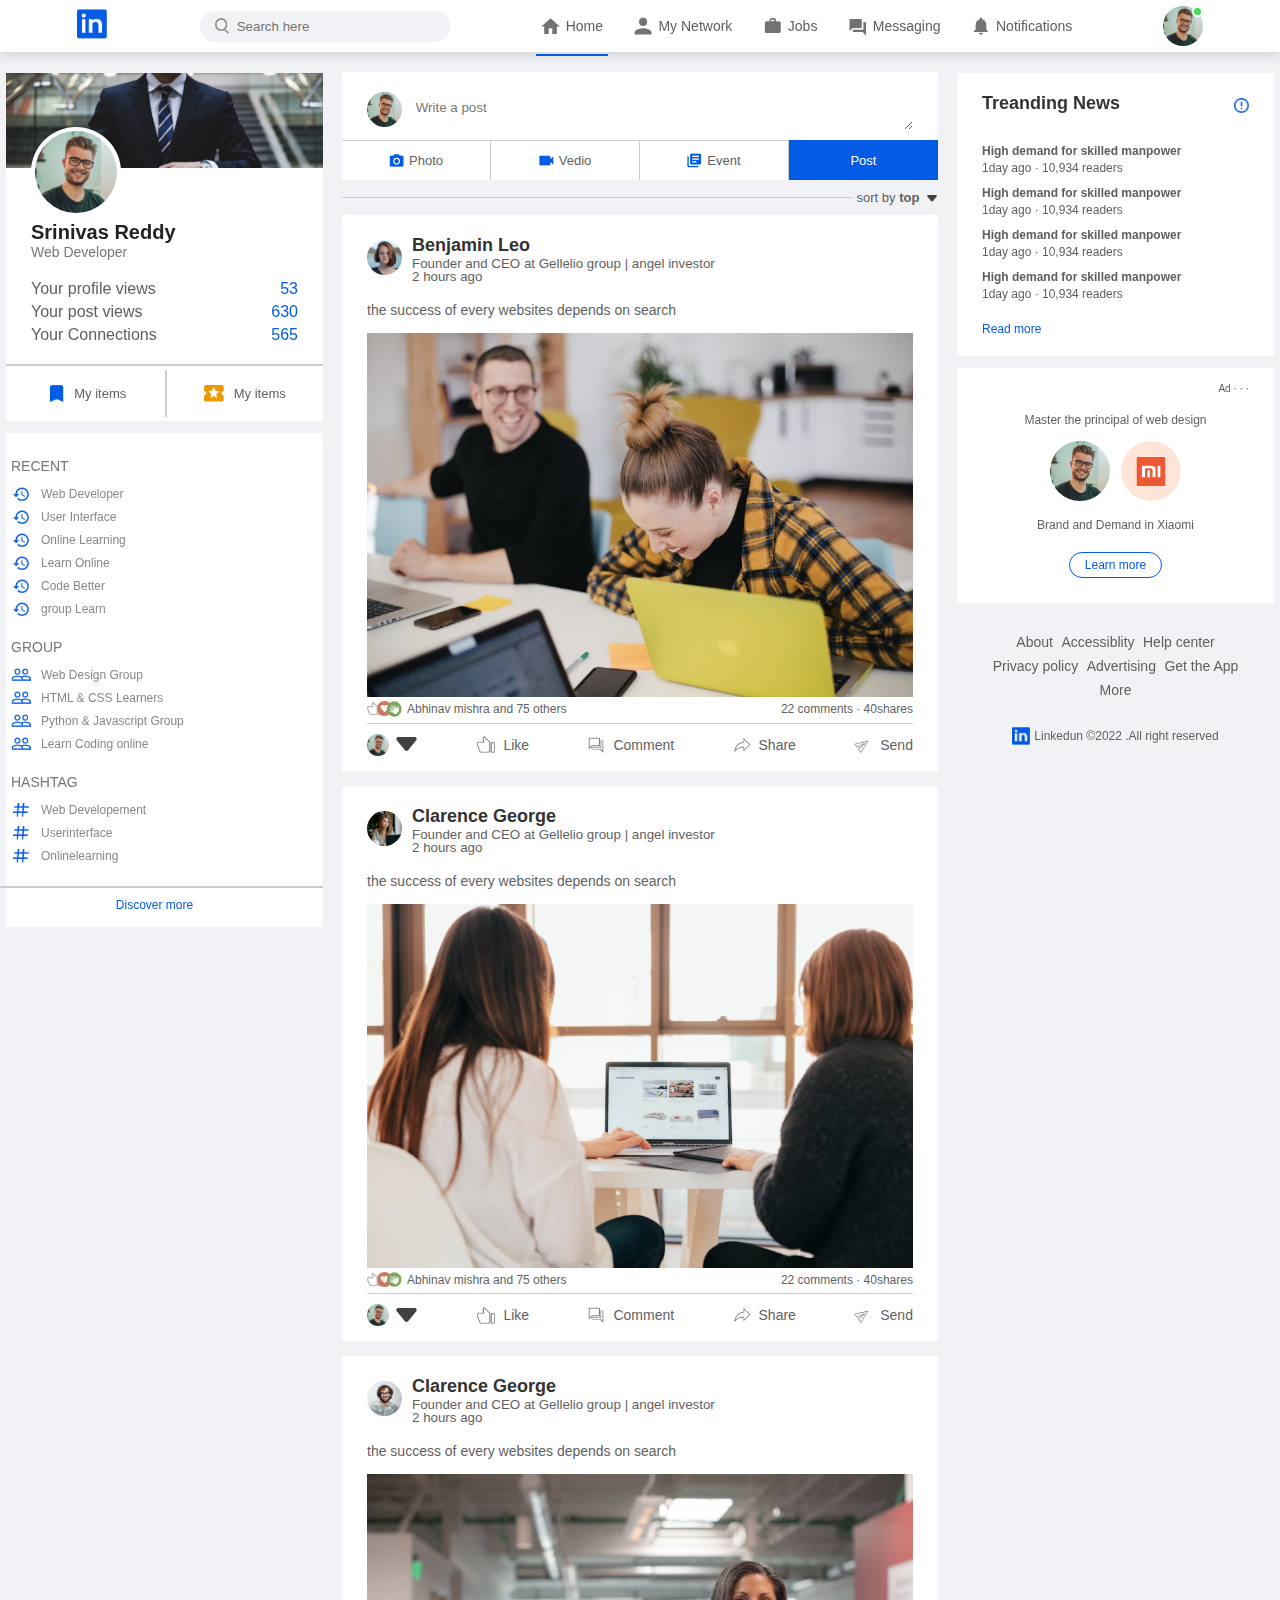
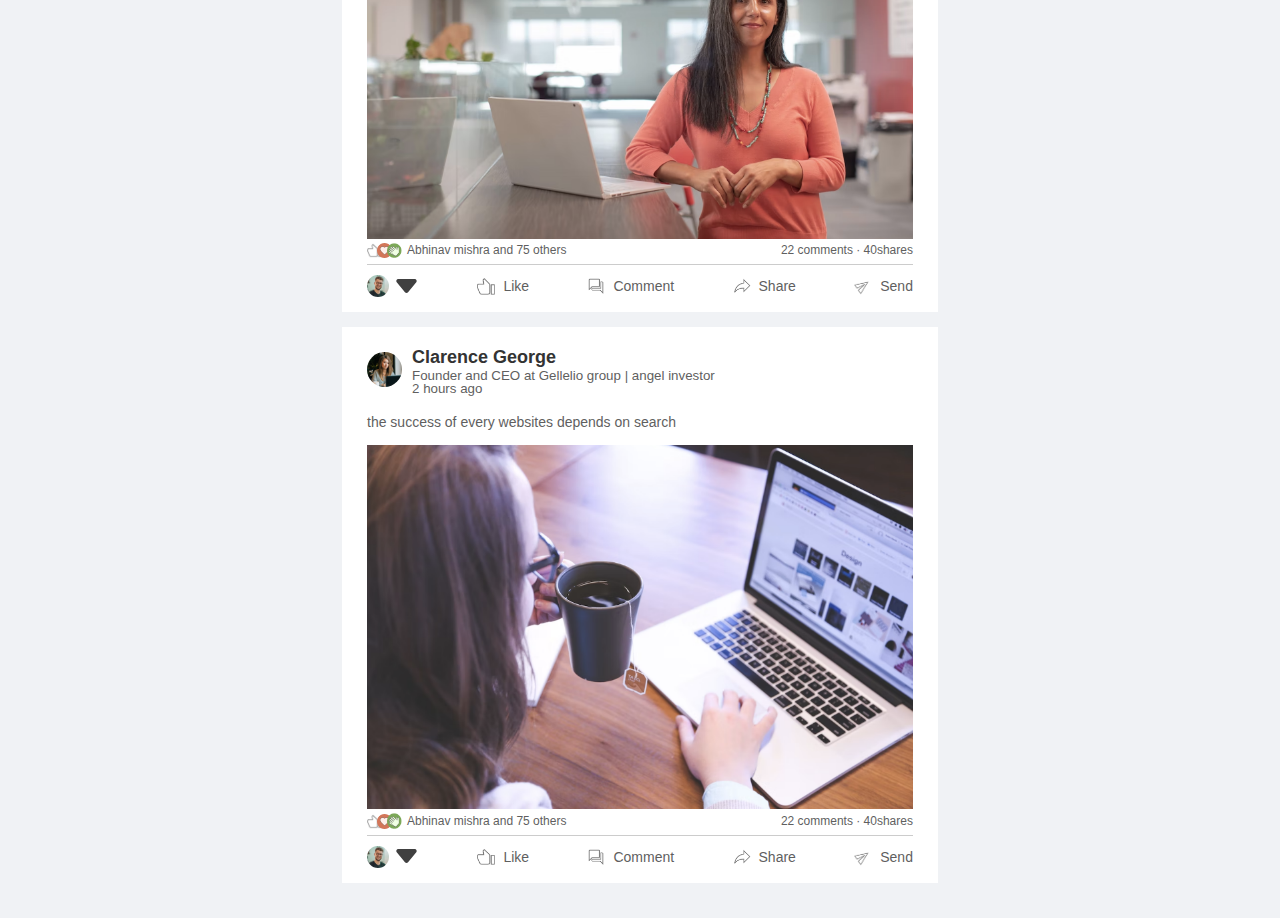
<file: index.html>
<!DOCTYPE html>
<html lang="en">
  <head>
    <meta charset="UTF-8" />
    <meta http-equiv="X-UA-Compatible" content="IE=edge" />
    <meta name="viewport" content="width=device-width, initial-scale=1.0" />
    <title>social media linkedin project</title>
    <link rel="stylesheet" href="style.css" />
  </head>
  <body>
    <nav class="navbar">
      <div class="navbar-left">
        <a href="index.html" class="logo"> <img src="images/logo.png" /></a>
      </div>

      <div class="search-box">
        <img src="images/search.png" />
        <input type="text" placeholder="Search here" />
      </div>

      <div class="navbar-center">
        <ul>
          <li>
            <a href="#" class="active-link">
              <img src="images/home.png" /><span>Home</span></a
            >
          </li>
          <li>
            <a href="#">
              <img src="images/network.png" /><span>My Network</span></a
            >
          </li>
          <li>
            <a href="#"> <img src="images/jobs.png" /><span>Jobs</span></a>
          </li>
          <li>
            <a href="#">
              <img src="images/message.png" /><span>Messaging</span></a
            >
          </li>
          <li>
            <a href="#">
              <img src="images/notification.png" /><span>Notifications</span></a
            >
          </li>
        </ul>
      </div>

      <div class="navbar-right">
        <div class="online">
          <img src="images/user-1.png" class="nav-profil-img" onclick="togglemenu()" />
        </div>
      </div>
      <!-- ------------------- profil-drop-down ------------ -->
      <div class="profile-menu-wrap" id="profilemenu">
         <div class="profile-menu">
            <div class="user-info">
               <img src="images/user-1.png" >
               <div>
                  <h3>Srinivas reddy</h3>
                  <a href="profile.html">See your profile</a>
               </div>
            </div>
           <hr>
            <a href="#" class="profile-menu-link">
               <img src="images/feedback.png" >
               <p>Give Feedback</p>
               <span>></span>
            </a>

            <a href="#" class="profile-menu-link">
               <img src="images/setting.png" >
               <p>Setting & Privacy</p>
               <span>></span>
            </a>

            <a href="#" class="profile-menu-link">
               <img src="images/help.png" >
               <p>Help & Support</p>
               <span>></span>
            </a>

            <a href="#" class="profile-menu-link">
               <img src="images/display.png" >
               <p>Display & Accessiblity</p>
               <span>></span>
            </a>
            <a href="#" class="profile-menu-link">
               <img src="images/logout.png" >
               <p>Logout</p>
               <span>></span>
            </a>

         </div>
      </div>
    </nav>

    <!-- --------      navbar end      ----------------- -->

    <div class="conatainer"> 
      <!-- ------------- left-sidebar ------------ -->

      <div class="left-sidebar">
        <div class="sidebar-profile-box">
          <img src="images/cover-pic.png" width="100%" />

          <div class="sidebar-profile-info">
            <img src="images/user-1.png" />
            <h1>Srinivas Reddy</h1>
            <h3>Web Developer</h3>

            <ul>
              <li>Your profile views <span>53</span></li>
              <li>Your post views <span>630</span></li>
              <li>Your Connections <span>565 </span></li>
            </ul>
          </div>

          <div class="sidebar-profile-link">
            <a href="#"><img src="images/items.png" />My items</a>
            <a href="#"><img src="images/premium.png" />My items</a>
          </div>
        </div>

        <div class="sidebar-activity" id="sidebaractivity">
          <h3>RECENT</h3>
          <a href="#"><img src="images/recent.png" />Web Developer </a>
          <a href="#"><img src="images/recent.png" />User Interface </a>
          <a href="#"><img src="images/recent.png" />Online Learning </a>
          <a href="#"><img src="images/recent.png" />Learn Online</a>
          <a href="#"><img src="images/recent.png" />Code Better </a>
          <a href="#"><img src="images/recent.png" />group Learn </a>

          <h3>GROUP</h3>
          <a href="#"><img src="images/group.png" />Web Design Group </a>
          <a href="#"><img src="images/group.png" />HTML & CSS Learners </a>
          <a href="#"
            ><img src="images/group.png" />Python & Javascript Group
          </a>
          <a href="#"><img src="images/group.png" />Learn Coding online </a>

          <h3>HASHTAG</h3>
          <a href="#"><img src="images/hashtag.png" />Web Developement </a>
          <a href="#"><img src="images/hashtag.png" />Userinterface </a>
          <a href="#"><img src="images/hashtag.png" />Onlinelearning </a>

          <div class="discover-more-link">
            <a href="#">Discover more</a>
          </div>
        </div>
        <p id="showmorelink" onclick="toggleActivity()">Show More <b>+</b></p>
      </div>

      <!-- ------------- main-content ------------ -->

      <div class="main-content">
        <div class="creat-post">
          <div class="creat-post-input">
            <img src="images/user-1.png" />
            <textarea rows="2" placeholder=" Write a post"></textarea>
          </div>

          <div class="crate-post-links">
            <li><img src="images/photo.png" />Photo</li>
            <li><img src="images/video.png" />Vedio</li>
            <li><img src="images/event.png" />Event</li>
            <li>Post</li>
          </div>
        </div>

        <div class="sort-by">
          <hr />
          <p>
            sort by <span>top <img src="images/down-arrow.png" /></span>
          </p>
        </div>

        <div class="post">
          <div class="post-autor">
            <img src="images/user-3.png" />

            <div>
              <h1>Benjamin Leo</h1>

              <small>Founder and CEO at Gellelio group | angel investor</small>
              <small>2 hours ago</small>
            </div>
          </div>

          <p>the success of every websites depends on search</p>
          <img src="images/post-image-1.png" width="100%" />

          <div class="post-stats">
            <div>
              <img src="images/thumbsup.png" />
              <img src="images/love.png" />
              <img src="images/clap.png" />
              <span class="liked-user"> Abhinav mishra and 75 others</span>
            </div>

            <div>
              <span> 22 comments &middot;  40shares</span>
            </div>
          </div>

          <div class="post-activity">
            <div>
              <img src="images/user-1.png" class="post-activity-user-icone" />
              <img
                src="images/down-arrow.png"
                class="post-activity-arro-icone"
              />
            </div>

            <div class="post-activity-link">
              <img src="images/like.png" />
              <span>Like</span>
            </div>

            <div class="post-activity-link">
              <img src="images/comment.png" />
              <span>Comment</span>
            </div>

            <div class=" post-activity-link">
              <img src="images/share.png" />
              <span>Share</span>
            </div>

            <div class="post-activity-link">
              <img src="images/send.png" />
              <span>Send</span>
            </div>
          </div>
        </div>

        <div class="post">
          <div class="post-autor">
            <img src="images/user-4.png" />

            <div>
              <h1>Clarence George</h1>

              <small>Founder and CEO at Gellelio group | angel investor</small>
              <small>2 hours ago</small>
            </div>
          </div>

          <p>the success of every websites depends on search</p>
          <img src="images/post-image-2.png" width="100%" />

          <div class="post-stats">
            <div>
              <img src="images/thumbsup.png" />
              <img src="images/love.png" />
              <img src="images/clap.png" />
              <span class="liked-user"> Abhinav mishra and 75 others</span>
            </div>

            <div>
              <span> 22 comments &middot;  40shares</span>
            </div>
          </div>

          <div class="post-activity">
            <div>
              <img src="images/user-1.png" class="post-activity-user-icone" />
              <img
                src="images/down-arrow.png"
                class="post-activity-arro-icone"
              />
            </div>

            <div class="post-activity-link">
              <img src="images/like.png" />
              <span>Like</span>
            </div>

            <div class="post-activity-link">
              <img src="images/comment.png" />
              <span>Comment</span>
            </div>

            <div class="post-activity-link ">
              <img src="images/share.png" />
              <span>Share</span>
            </div>

            <div class="post-activity-link">
              <img src="images/send.png" />
              <span>Send</span>
            </div>
          </div>
        </div>

        <div class="post">
          <div class="post-autor">
            <img src="images/user-2.png" />

            <div>
              <h1>Clarence George</h1>

              <small>Founder and CEO at Gellelio group | angel investor</small>
              <small>2 hours ago</small>
            </div>
          </div>

          <p>the success of every websites depends on search</p>
          <img src="images/post-image-3.png" width="100%" />

          <div class="post-stats">
            <div>
              <img src="images/thumbsup.png" />
              <img src="images/love.png" />
              <img src="images/clap.png" />
              <span class="liked-user"> Abhinav mishra and 75 others</span>
            </div>

            <div>
              <span> 22 comments &middot;  40shares</span>
            </div>
          </div>

          <div class="post-activity">
            <div>
              <img src="images/user-1.png" class="post-activity-user-icone" />
              <img
                src="images/down-arrow.png"
                class="post-activity-arro-icone"
              />
            </div>

            <div class="post-activity-link">
              <img src="images/like.png" />
              <span>Like</span>
            </div>

            <div class="post-activity-link">
              <img src="images/comment.png" />
              <span>Comment</span>
            </div>

            <div class="post-activity-link ">
              <img src="images/share.png" />
              <span>Share</span>
            </div>

            <div class="post-activity-link">
              <img src="images/send.png" />
              <span>Send</span>
            </div>
          </div>
        </div>

        <div class="post">
          <div class="post-autor">
            <img src="images/user-4.png" />

            <div>
              <h1>Clarence George</h1>

              <small>Founder and CEO at Gellelio group | angel investor</small>
              <small>2 hours ago</small>
            </div>
          </div>

          <p>the success of every websites depends on search</p>
          <img src="images/post-image-4.png" width="100%" />

          <div class="post-stats">
            <div>
              <img src="images/thumbsup.png" />
              <img src="images/love.png" />
              <img src="images/clap.png" />
              <span class="liked-user"> Abhinav mishra and 75 others</span>
            </div>

            <div>
              <span> 22 comments &middot;  40shares</span>
            </div>
          </div>

          <div class="post-activity">
            <div>
              <img src="images/user-1.png" class="post-activity-user-icone" />
              <img
                src="images/down-arrow.png"
                class="post-activity-arro-icone"
              />
            </div>

            <div class="post-activity-link">
              <img src="images/like.png" />
              <span>Like</span>
            </div>

            <div class="post-activity-link">
              <img src="images/comment.png" />
              <span>Comment</span>
            </div>

            <div class="post-activity-link">
              <img src="images/share.png" />
              <span>Share</span>
            </div>

            <div class="post-activity-link">
              <img src="images/send.png" />
              <span>Send</span>
            </div>
          </div>
        </div>
      </div>


      <!-- ------------- right-sidebar ------------ -->

      <div class="right-sidebar">
        <div class="sidebar-news">
          <img src="images/more.png" class="info-icon" />
          <h3>Treanding News</h3>
          <a href="#">High demand for skilled manpower</a>
          <span>1day ago &middot; 10,934 readers</span>

          <a href="#">High demand for skilled manpower</a>
          <span>1day ago &middot; 10,934 readers</span>

          <a href="#">High demand for skilled manpower</a>
          <span>1day ago &middot; 10,934 readers</span>

          <a href="#">High demand for skilled manpower</a>
          <span>1day ago &middot; 10,934 readers</span>

          <a href="#" class="read-more-link">Read more</a>
        </div>

        <div class="sidebar-ad">
          <small>Ad &middot; &middot; &middot; </small>
          <p>Master the principal of web design</p>
          <div>
            <img src="images/user-1.png" />
            <img src="images/mi-logo.png" />
          </div>

          <b>Brand and Demand in Xiaomi</b>
          <a href="#" class="ad-link"> Learn more</a>
        </div>

        <div class="sidebar-useful-links">
          <a href="#">About</a>
          <a href="#">Accessiblity</a>
          <a href="#">Help center</a>
          <a href="#">Privacy policy</a>
          <a href="#">Advertising</a>
          <a href="#">Get the App</a>
          <a href="#">More</a>
        </div>

        <div class="copyright-msg">
          <img src="images/logo.png" />
          <p>Linkedun &#169;2022 .All right reserved</p>
        </div>
      </div>
    </div>

    <script>

      let profilemenu=document.getElementById("profilemenu");
      function togglemenu(){
         profilemenu.classList.toggle("open-menu")
      }
    </script>

    <script>
    let sideActivity=document.getElementById("sidebaractivity")
    let morelink=document.getElementById("showmorelink")
          
    function toggleActivity(){
           sideActivity.classList.toggle("open-activity");

           if(sideActivity.classList.contains("open-activity")){
            morelink.innerHTML='Show less <b>-</b>';
          }
            else{
            morelink.innerHTML='Show more <b>+</b>';
           }
    }
    
    </script>


  </body>
</html>
</file>
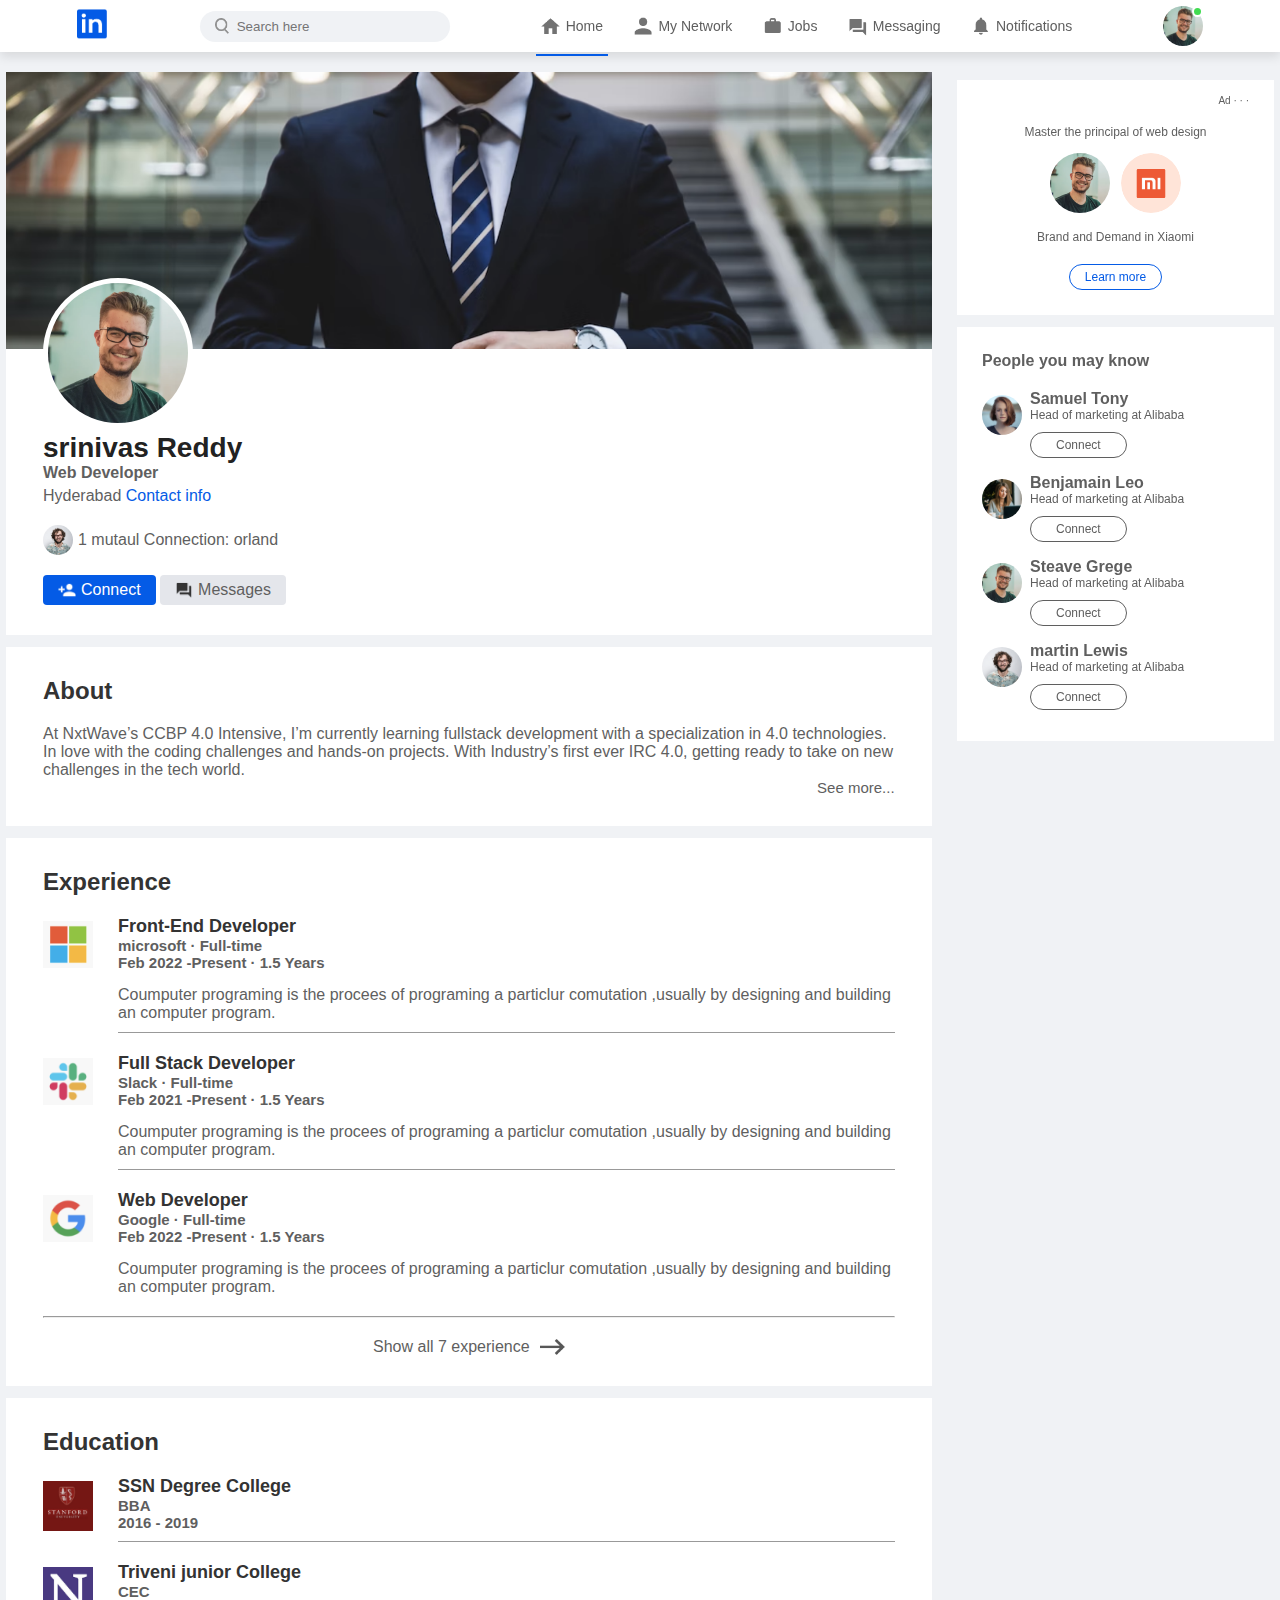
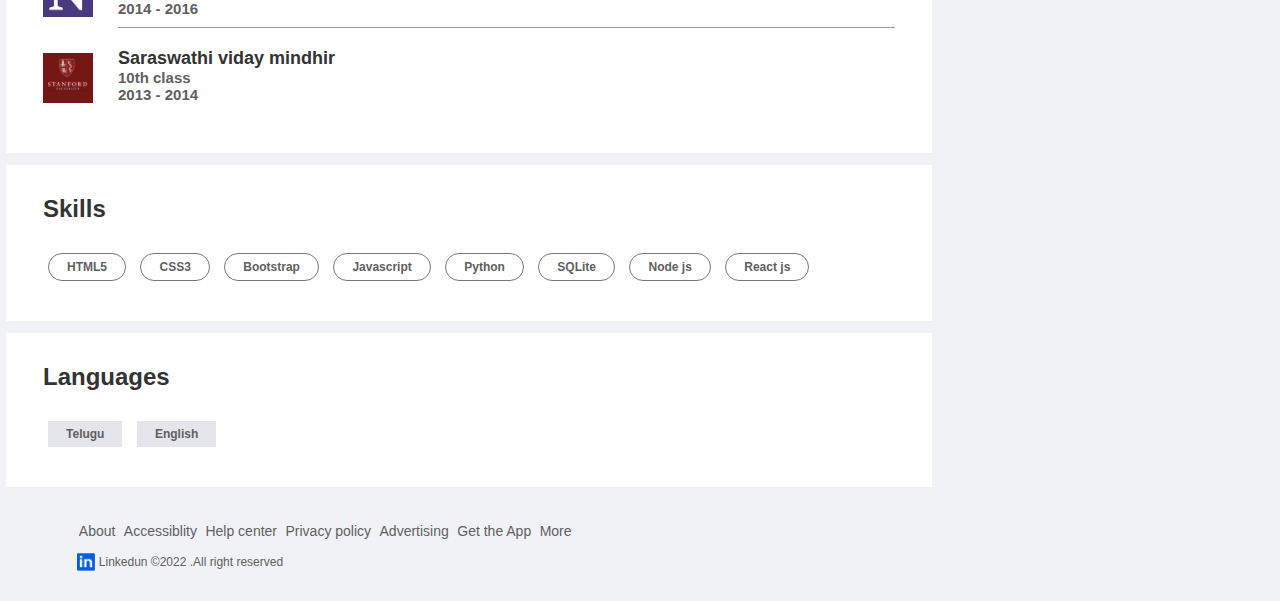
<file: profile.html>
<!DOCTYPE html>
<html lang="en">
  <head>
    <meta charset="UTF-8" />
    <meta http-equiv="X-UA-Compatible" content="IE=edge" />
    <meta name="viewport" content="width=device-width, initial-scale=1.0" />
    <title>social media linkedin project</title>
    <link rel="stylesheet" href="style.css" />
  </head>
  <body>
    <nav class="navbar">
      <div class="navbar-left">
        <a href="index.html" class="logo"> <img src="images/logo.png" /></a>
      </div>

      <div class="search-box">
        <img src="images/search.png" />
        <input type="text" placeholder="Search here" />
      </div>

      <div class="navbar-center">
        <ul>
          <li>
            <a href="#" class="active-link">
              <img src="images/home.png" /><span>Home</span></a
            >
          </li>
          <li>
            <a href="#">
              <img src="images/network.png" /><span>My Network</span></a
            >
          </li>
          <li>
            <a href="#"> <img src="images/jobs.png" /><span>Jobs</span></a>
          </li>
          <li>
            <a href="#">
              <img src="images/message.png" /><span>Messaging</span></a
            >
          </li>
          <li>
            <a href="#">
              <img src="images/notification.png" /><span>Notifications</span></a
            >
          </li>
        </ul>
      </div>

      <div class="navbar-right">
        <div class="online">
          <img
            src="images/user-1.png"
            class="nav-profil-img"
            onclick="togglemenu()"
          />
        </div>
      </div>
      <!-- ------------------- profil-drop-down ------------ -->
      <div class="profile-menu-wrap" id="profilemenu">
        <div class="profile-menu">
          <div class="user-info">
            <img src="images/user-1.png" />
            <div>
              <h3>Srinivas reddy</h3>
              <a href="#">See your profile</a>
            </div>
          </div>
          <hr />
          <a href="#" class="profile-menu-link">
            <img src="images/feedback.png" />
            <p>Give Feedback</p>
            <span>></span>
          </a>

          <a href="#" class="profile-menu-link">
            <img src="images/setting.png" />
            <p>Setting & Privacy</p>
            <span>></span>
          </a>

          <a href="#" class="profile-menu-link">
            <img src="images/help.png" />
            <p>Help & Support</p>
            <span>></span>
          </a>

          <a href="#" class="profile-menu-link">
            <img src="images/display.png" />
            <p>Display & Accessiblity</p>
            <span>></span>
          </a>
          <a href="#" class="profile-menu-link">
            <img src="images/logout.png" />
            <p>Logout</p>
            <span>></span>
          </a>
        </div>
      </div>
    </nav>

    <!-- --------      navbar close      ----------------- -->
    <div class="conatainer"> 
      <div class="profile-main">
        <div class="profile-container">
          <img src="images/cover-pic.png" width="100%" />
          <div class="profile-container-inner">
            <img src="images/user-1.png" class="profile-pic" />
            <h1>srinivas Reddy</h1>
            <b>Web Developer</b>
            <p>Hyderabad <a href="#"> Contact info</a></p>

            <div class="mutual-connections">
              <img src="images/user-2.png" />
              <span>1 mutaul Connection: orland</span>
            </div>
            <div class="profile-btn">
              <a href="#" class="primary-btn"
                ><img src="images/connect.png" />Connect</a
              >
              <a href="#"><img src="images/chat.png" />Messages</a>
            </div>
          </div>
        </div>

        <div class="profile-description">
          <h2>About</h2>
          <p>
            At NxtWave’s CCBP 4.0 Intensive, I’m currently learning fullstack
            development with a specialization in 4.0 technologies. In love with
            the coding challenges and hands-on projects. With Industry’s first
            ever IRC 4.0, getting ready to take on new challenges in the tech
            world.
          </p>
          <a href="#" class="see-more-links">See more...</a>
        </div>

        <div class="profile-description">
          <h2>Experience</h2>
          <div class="profile-desc-row">
            <img src="images/microsoft.png" />
            <div>
              <h3>Front-End Developer</h3>
              <b>microsoft &middot; Full-time</b>
              <b>Feb 2022 -Present &middot; 1.5 Years</b>
              <p>
                Coumputer programing is the procees of programing a particlur
                comutation ,usually by designing and building an computer
                program.
              </p>
              <hr />
            </div>
          </div>

          <div class="profile-desc-row">
            <img src="images/slack.png" />
            <div>
              <h3>Full Stack Developer</h3>
              <b>Slack &middot; Full-time</b>
              <b>Feb 2021 -Present &middot; 1.5 Years</b>
              <p>
                Coumputer programing is the procees of programing a particlur
                comutation ,usually by designing and building an computer
                program.
              </p>
              <hr />
            </div>
          </div>
          <div class="profile-desc-row">
            <img src="images/google.png" />
            <div>
              <h3>Web Developer</h3>
              <b>Google &middot; Full-time</b>
              <b>Feb 2022 -Present &middot; 1.5 Years</b>
              <p>
                Coumputer programing is the procees of programing a particlur
                comutation ,usually by designing and building an computer
                program.
              </p>
            </div>
          </div>
          <hr />
          <a href="#" class="experience-link"
            >Show all 7 experience <img src="images/right-arrow.png"
          /></a>
        </div>

        <div class="profile-description">
          <h2>Education</h2>
          <div class="profile-desc-row">
            <img src="images/stanford.png" />
            <div>
              <h3>SSN Degree College</h3>
              <b>BBA</b>
              <b>2016 - 2019</b>
              <hr />
            </div>
          </div>

          <div class="profile-desc-row">
            <img src="images/north.png" />
            <div>
              <h3>Triveni junior College</h3>
              <b>CEC</b>
              <b>2014 - 2016</b>
              <hr />
            </div>
          </div>
          <div class="profile-desc-row">
            <img src="images/stanford.png" />
            <div>
              <h3>Saraswathi viday mindhir</h3>
              <b>10th class</b>
              <b>2013 - 2014</b>
            </div>
          </div>
        </div>
        <div class="profile-description">
          <h2>Skills</h2>
          <a href="#" class="skills-btn">HTML5</a>
          <a href="#" class="skills-btn">CSS3</a>
          <a href="#" class="skills-btn">Bootstrap</a>
          <a href="#" class="skills-btn">Javascript</a>
          <a href="#" class="skills-btn">Python</a>
          <a href="#" class="skills-btn">SQLite</a>
          <a href="#" class="skills-btn">Node js</a>
          <a href="#" class="skills-btn">React js</a>
        </div>

        <div class="profile-description">
          <h2>Languages</h2>

          <a href="#" class="language-btn">Telugu</a>
          <a href="#" class="language-btn">English</a>
        </div>
      </div>

      <!-- ---------------profile-sidebar----------- -->

      <div class="profile-sidebar">
        <div class="sidebar-ad">
          <small>Ad &middot; &middot; &middot; </small>
          <p>Master the principal of web design</p>
          <div>
            <img src="images/user-1.png" />
            <img src="images/mi-logo.png" />
          </div>

          <b>Brand and Demand in Xiaomi</b>
          <a href="#" class="ad-link"> Learn more</a>
        </div>
        <div class="sidebar-poeple">
          <h3>People you may know</h3>
          <div class="sidebar-people-row">
            <img src="images/user-3.png">
            <div>
              <h2>Samuel Tony</h2>
              <P>Head of marketing at Alibaba</P>
              <a href="#">Connect</a>
            </div>
          </div>
          <div class="sidebar-people-row">
            <img src="images/user-4.png">
            <div>
              <h2>Benjamain Leo</h2>
              <P>Head of marketing at Alibaba</P>
              <a href="#">Connect</a>
            </div>
          </div>
          <div class="sidebar-people-row">
            <img src="images/user-1.png">
            <div>
              <h2>Steave Grege</h2>
              <P>Head of marketing at Alibaba</P>
              <a href="#">Connect</a>
            </div>
          </div>
          <div class="sidebar-people-row">
            <img src="images/user-2.png">
            <div>
              <h2>martin Lewis</h2>
              <P>Head of marketing at Alibaba</P>
              <a href="#">Connect</a>
            </div>
          </div>

        </div>
      </div>
    </div>
 <div class="profile-footer">
    <div class="sidebar-useful-links">
      <a href="#">About</a>
      <a href="#">Accessiblity</a>
      <a href="#">Help center</a>
      <a href="#">Privacy policy</a>
      <a href="#">Advertising</a>
      <a href="#">Get the App</a>
      <a href="#">More</a>
    </div>

    <div class="copyright-msg">
      <img src="images/logo.png" />
      <p>Linkedun &#169;2022 .All right reserved</p>
    </div>
  </div>
</div>

 
    <script>
      let profilemenu = document.getElementById("profilemenu");
      function togglemenu() {
        profilemenu.classList.toggle("open-menu");
      }
    </script>
  </body>
</html>
</file>
<file: style.css>
* {
  margin: 0;
  padding: 0;
  font-family: "poppins", sans-serif;
  box-sizing: border-box;
}
body {
  background-color: #f0f2f5;
  color: #5f5f5f;
}
a {
  text-decoration: none;
  color: #5f5f5f;
}
.navbar {
  display: flex;
  align-items: center;
  justify-content: space-between;
  background: #fff;
  padding: 6px 6%;
  position: sticky;
  top: 0;
  z-index: 100;
  box-shadow: 0 5px 10px rgba(0, 0, 0, 0.1);
}
.logo img {
  width: 30px;
  margin-right: 15px;
  display: black;
}
.navbar-center ul li {
  display: inline-block;
  list-style: none;
}
.navbar-center ul li a {
  display: flex;
  align-items: center;
  font-size: 14px;
  margin: 5px 8px;
  padding-right: 5px;
  position: relative;
}
.navbar-center ul li a img {
  width: 30px;
}
.navbar-center ul li a::after {
  content: "";
  width: 0;
  height: 2px;
  background: #045be6;
  position: absolute;
  bottom: -15px;
  transition: width 0.3s;
}
.navbar-center ul li a:hover::after,
.navbar-center ul li a.active-link::after {
  width: 100%;
}
.nav-profil-img {
  width: 40px;
  border-radius: 50%;
  display: block;
  cursor: pointer;
  position: relative;
}
.online {
  position: relative;
}
.online::after {
  content: "";
  width: 7px;
  height: 7px;
  border: 2px solid #fff;
  border-radius: 50%;
  right: 0px;
  top: 0px;
  background: #41db51;
  position: absolute;
}

.search-box {
  width: 250px;
  background: #f0f2f5;
  border-radius: 20px;
  display: flex;
  align-items: center;
  padding: 0 15px;
}
.navbar-left {
  display: flex;
  align-items: center;
}
.search-box img {
  width: 14px;
}
.search-box input {
  width: 100%;
  background: transparent;
  padding: 8px;
  outline: none;
  border: 0px;
}
/* --------      navbar end      ----------------- */

.conatainer {
  padding: 20px 6px;
  display: flex;
  flex-wrap: wrap;
  justify-content: space-between;
}

/* --------      left-sidebar     ----------------- */

.left-sidebar {
  flex-basis: 25%;
  align-self: flex-start;
  position: sticky;
  top: 73px;
}

.sidebar-profile-box {
  background: #fff;
}

.sidebar-profile-info {
  padding: 0 25px;
}
.sidebar-profile-info img {
  width: 90px;
  border-radius: 50%;
  background: #fff;
  padding: 4px;
  margin-top: -45px;
}
.sidebar-profile-info h1 {
  font-size: 20px;
  font-weight: 600;
  color: #222;
}
.sidebar-profile-info h3 {
  font-size: 14px;
  font-weight: 500;
  color: #777;
}
.sidebar-profile-info ul {
  list-style: none;
  margin: 20px 0;
}
.sidebar-profile-info ul li {
  width: 100%;
  margin: 5px 0;
}
.sidebar-profile-info ul li span {
  color: #045be6;
  float: right;
}
.sidebar-profile-link {
  display: flex;
  align-items: center;
  border-top: 2px solid #ccc;
}
.sidebar-profile-link a {
  flex-basis: 50%;
  display: flex;
  align-items: center;
  justify-content: center;
  padding: 15px;
  font-size: 13px;
  border-left: 2px solid #ccc;
}
.sidebar-profile-link a:first-child {
  border-left: 0;
}
.sidebar-profile-link a img {
  width: 20px;
  margin-right: 10px;
}

.sidebar-activity {
  background: white;
  padding: 5px;
  margin: 12px 0;
}
.sidebar-activity h3 {
  color: #777;
  font-size: 14px;
  font-weight: 500;
  margin: 20px 0 10px;
}
.sidebar-activity a {
  display: flex;
  font-size: 12px;
  font-weight: 500;
  align-items: center;
  color: #888;
  margin: 3px 0;
}
.sidebar-activity a img {
  width: 20px;
  margin-right: 10px;
}
.discover-more-link {
  border-top: 2px solid #ccc;
  text-align: center;
  margin-top: 20px;
  margin-left: -25px;
  margin-right: -5px;
}
.discover-more-link a {
  color: #045be6;
  display: inline-block;
  margin: 10px 0;
}
/* --------      right-sidebar     ----------------- */

.right-sidebar {
  flex-basis: 25%;
  align-self: flex-start;
  position: sticky;
  top: 73px;
}
.sidebar-news {
  background: #fff;
  padding: 10px 25px;
}
.info-icon {
  width: 15px;
  float: right;
  margin-top: 15px;
}
.sidebar-news h3 {
  font-size: 18px;
  font-weight: 600;
  color: #333;

  margin: 10px 0 30px;
}
.sidebar-news a {
  display: block;
  font-size: 12px;

  font-weight: 600;
  margin-top: 10px;
  margin-bottom: -0px;
}
.sidebar-news span {
  font-size: 12px;
}

.sidebar-news .read-more-link {
  color: #045be6;
  font-weight: 500;
  margin: 20px 0 10px;
}

.sidebar-ad {
  background: #fff;
  padding: 15px 25px;
  text-align: center;
  margin: 12px 0;
  font-size: 12px;
}
.sidebar-ad img {
  width: 60px;
  border-radius: 50%;
  margin: 4px;
}
.sidebar-ad small {
  float: right;
  font-weight: 500;
}
.sidebar-ad p {
  margin-top: 30px;
  margin-bottom: 10px;
}
.sidebar-ad b {
  display: block;
  font-weight: 500;
  margin-top: 10px;
}
.ad-link {
  display: inline-block;
  border: 1px solid #045be6;
  border-radius: 30px;
  padding: 5px 15px;
  color: #045be6;
  font-weight: 500;
  margin: 20px auto 10px;
}
.sidebar-useful-links {
  padding: 15px 25px;
  text-align: center;
}
.sidebar-useful-links a {
  display: inline-block;
  font-size: 14px;
  margin: 4px 2px;
}
.copyright-msg {
  display: flex;
  align-items: center;
  justify-content: center;
  font-size: 12px;
  margin-top: 10px;
  font-weight: 500;
}
.copyright-msg img {
  margin-right: 4px;
  width: 18px;
}

/* --------    main-content     ----------------- */

.main-content {
  flex-basis: 47%;
}

.creat-post {
  background: white;
}
.creat-post-input {
  padding: 20px 25px 10px;
  display: flex;
  align-items: flex-start;
}
.creat-post-input img {
  width: 35px;
  border-radius: 50%;
  margin-right: 10px;
}

.creat-post-input textarea {
  width: 100%;
  border: 0;
  outline: 0;
  resize: 0;
  background: transparent;
  margin-top: 8px;
}
::placeholder {
  font-weight: 500;
}

.crate-post-links {
  display: flex;
  align-items: flex-start;
}
.crate-post-links li {
  list-style: none;

  border-top: 1px solid #ccc;
  border-right: 1px solid #ccc;
  flex-basis: 25%;
  height: 40px;
  font-size: 13px;
  display: flex;
  align-items: center;
  justify-content: center;
  cursor: pointer;
}
.crate-post-links li img {
  width: 15px;
  margin-right: 5px;
}
.crate-post-links li:last-child {
  background: #045be6;
  color: #fff;
  border-top: 0;
  border-right: 0;
}
.sort-by {
  display: flex;
  align-items: center;
  margin: 10px 0;
}
.sort-by hr {
  flex: 1;
  border: 0px;

  height: 1px;
  background: #ccc;
}
.sort-by p {
  font-size: 13px;
  padding-left: 5px;
}
.sort-by p span {
  font-weight: 600;
  cursor: pointer;
}
.sort-by p span img {
  width: 12px;
  margin-left: 3px;
}
.post {
  background: white;
  padding: 20px 25px 5px;
  margin: 5px 0 15px;
}
.post-autor {
  display: flex;
  align-items: flex-start;
  margin-bottom: 20px;
}
.post-autor img {
  width: 35px;
  border-radius: 50%;
  margin-right: 10px;
  margin-top: 5px;
}
.post-autor h1 {
  font-size: 18px;
  font-weight: 600;
  color: #333;
}
.post-autor small {
  display: block;
  margin-bottom: -2px;
}
.post p {
  font-size: 14px;
  margin-bottom: 15px;
}
.post-stats {
  display: flex;
  flex-wrap: wrap;
  align-items: center;
  justify-content: space-between;
  font-size: 12px;
  border-bottom: 1px solid #ccc;
  padding-bottom: 6px;
}
.post-stats div {
  display: flex;

  align-items: center;
}
.post-stats img {
  width: 15px;
  margin-right: -5px;
}
.liked-user {
  margin-left: 10px;
}
.post-activity {
  display: flex;
  align-items: center;
  justify-content: space-between;
  padding: 10px 0;
  font-size: 14px;
  font-weight: 500;
}
.post-activity div {
  display: flex;
  align-items: center;
}
.post-activity-user-icone {
  width: 22px;
  border-radius: 50%;
}
.post-activity-arro-icone {
  width: 12 px;
  margin-left: 5px;
}
.post-activity-link img {
  width: 18px;
  margin-right: 8px;
}

/* <!-- ------------------- profil-drop-down ------------ --> */

.profile-menu-wrap {
  position: absolute;
  top: 100%;
  right: 5%;
  width: 320px;
  max-height: 0;
  overflow: hidden;
  transition: max-height 0.5s;
}
.profile-menu-wrap.open-menu {
  max-height: 400px;
}
.profile-menu {
  background: #222;
  color: #fff;
  padding: 20px;
  margin: 10px;
}
.user-info {
  display: flex;
  align-items: center;
}
.user-info img {
  width: 50px;
  border-radius: 50%;
  margin-right: 15px;
}
.user-info h3 {
  font-weight: 500;
  margin-bottom: -3px;
}
.user-info a {
  color: #c9dbf8;
  font-size: 13px;
}
.profile-menu hr {
  border: 0;
  height: 1px;
  width: 100%;
  background: #fff;
  margin: 15px 0 10px;
}
.profile-menu-link {
  display: flex;
  align-items: center;
  color: #fff;
  margin: 12px 0;
  font-size: 14px;
}
.profile-menu-link p {
  width: 100%;
  color: white;
}
.profile-menu-link img {
  width: 35px;
  border-radius: 50%;
  margin-right: 15px;
}

/* ----------------profile-page--------- */
 

.profile-main {
  flex-basis: 73%;
  
  
}
.profile-sidebar {
  flex-basis: 25%;
  align-self: flex-start;
  position: sticky;
  top: 68px;
     
}
.profile-container {
  background: #fff;
}
.profile-container-inner {
  padding: 0 4% 10px;
}
.profile-pic {
  width: 150px;
  border-radius: 50%;
  margin-top: -75px;
  padding: 5px;
  background: white;
}
.profile-container h1 {
  font-size: 28px;
  font-weight: 600;
  color: #222;
}
.profile-container b {
  font-weight: 600;
}
.profile-container p {
  margin-top: 5px;
}
.profile-container p a {
  color: #045be6;
  font-weight: 500;
}
.mutual-connections {
  display: flex;
  align-items: center;
  margin: 20px 0;
}

.mutual-connections img {
  width: 30px;
  border-radius: 50%;
  margin-right: 5px;
}
.profile-btn {
  margin: 20px 0;
}
.profile-btn a {
  display: inline-flex;
  align-items: center;
  background: #e4e6eb;
  padding: 6px 15px;
  border-radius: 4px;
}
.profile-btn a img {
  width: 18px;
  margin-right: 5px;
}
.profile-btn .primary-btn {
  background: #045be6;
  color: white;
}
.profile-description {
  background: white;
  padding: 20px 4% 30px;
  margin: 12px 0;
  
}
.profile-description h2 {
  color: #333;
  margin: 10px 0 20px;
  font-weight: 600;
}
.see-more-links {
  display: block;
  text-align: right;
  font-size: 15px;
}

.profile-desc-row{
  display: flex;
  align-items: flex-start;
  margin: 20px 0;
  
}
.profile-desc-row img{
  width: 50px;
  margin-right: 25px;
  margin-top: 5px;
  
}
.profile-desc-row div{
 width: 100%;
  
}
.profile-desc-row{
  display: flex;
  align-items: flex-start;
  margin: 20px 0;
  
}
.profile-desc-row h3{
 font-size: 18px;
  font-weight: 600;
  color: #333;
}
.profile-desc-row b{
  display: block;
  font-size: 15px;
  font-weight: 600;
  
}
.profile-desc-row p{
  
  margin-top: 15px;
  
}
.profile-desc-row hr{
  border: 0;
  border-bottom: 1px solid #999;
  margin-top: 10px;
  
}
.experience-link{
  display: flex;
  align-items: center;
  justify-content: center;
  padding-top: 20px;
  font-weight: 500;
}
.experience-link img{
  width: 25px;
  text-align: center;
  margin-left: 10px;
}
.skills-btn{
  display: inline-block;
  margin: 10px 5px;
  padding: 6px 18px;
  border:1px solid #777 ;
  border-radius: 30px;
  font-size: 12px;
  font-weight: 600;
}
.language-btn{
  display: inline-block;
  margin: 10px 5px;
  padding: 6px 18px;
  background: #e4e6eb;     
  font-size: 12px;
  font-weight: 600;
}

/* --------profile-right-sidebar-------- */

.profile-sidebar .sidebar-ad{
  margin-top: 8px;
}
.sidebar-poeple{
  background: #fff;
  padding: 15px 25px ;
  margin: 12px 0;
  font-size: 12px;
}
.sidebar-poeple h3{
  font-weight: 600;
  margin: 10px 0 20px;
  font-size: 16px;
}
.sidebar-people-row{
  display: flex;
  align-items: flex-start;
  margin: 6px 0;
}
.sidebar-people-row img{
  width: 40px;
  border-radius: 50%;
  margin-right: 8px;
  margin-top: 5px;
}
.sidebar-people-row h2{
  font-weight: 600;
  
  font-size: 16px;
}
.sidebar-people-row a{
  display: inline-block;
  margin: 10px 0;
  padding: 5px 25px;
  border: 1px  solid #5f5f5f;
  border-radius: 30px;
  font-weight: 500;
}
.profile-footer{
  padding: 0 6% 30px;
}
.profile-footer .sidebar-useful-links{
  text-align: left;
  padding:0;

}  
.profile-footer .copyright-msg{
  justify-content: flex-start;
}
#showmorelink{
  display: none;
 
}

/* --------------media query for small screen -------------- */

@media only screen and (max-width:600px){
  .search-box{
    background: transparent;
    width: auto;
    padding: 0;
  }
  .search-box input{
    width: 0;
    padding: 0;
  }
  .navbar-center ul li a span{
    display: none;
  }
  .navbar-center ul li a {
    padding-right: 0;
    margin: 5px;
  }
  .nav-profil-img{
    width:30px ;
  }
    
   .conatainer{
    padding: 15px 3%;
   }  
   .left-sidebar, .right-sidebar{
    flex-basis: 100%;
    position: relative;
    top: unset;
   }
   .main-content{
    flex-basis: 100%;
   }
   .post-stats div {
     margin: 2px 0; 
   }
   .post-activity-link span{
     display: none;
   }
   .post-activity-link img{
     margin-right: 0;
  }
   .profile-main, .profile-sidebar{
    flex-basis: 100%;
   }
   .profile-container{
    font-size: 14px;
   }
  .profile-pic{
    width: 100px;
    margin-top: -50px;
    
  } 
  .profile-description{
    font-size: 14px;
  }
  #showmorelink{
    display: block;
    width: fit-content;
    margin: 10px auto;
    font-size: 14px;
    cursor: pointer;
  }
  .sidebar-activity{
    display: none;
  }
  
  .open-activity{
    display: block;
  }
  }
</file>
